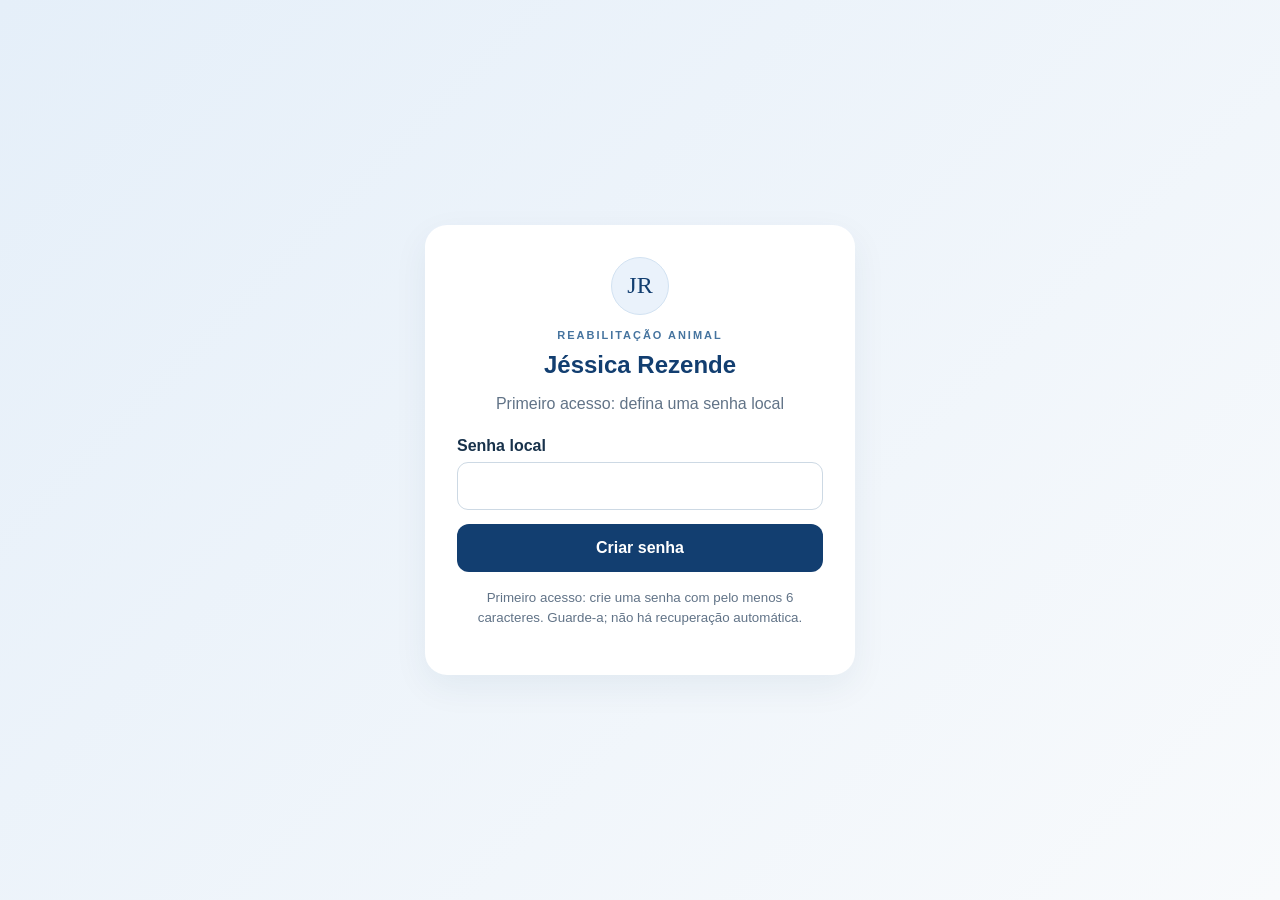
<file: index.html>
<!doctype html>
<html lang="pt-BR">
<head>
  <meta charset="utf-8"><meta name="viewport" content="width=device-width,initial-scale=1,viewport-fit=cover">
  <meta name="theme-color" content="#123e70"><title>Anamnese | Jéssica Rezende</title>
  <link rel="stylesheet" href="styles.css">
</head>
<body>
<section id="login" class="login-screen" hidden>
  <div class="login-card"><div class="brand-mark">JR</div><p class="eyebrow">REABILITAÇÃO ANIMAL</p><h1>Jéssica Rezende</h1><p id="loginHint">Acesso local ao sistema</p>
    <form id="loginForm"><label for="password">Senha local</label><input id="password" type="password" autocomplete="current-password" required minlength="6"><button class="primary wide" id="loginButton">Entrar</button></form>
    <small>Primeiro acesso: crie uma senha com pelo menos 6 caracteres. Guarde-a; não há recuperação automática.</small><p id="loginError" class="error"></p>
  </div>
</section>
<div id="app" hidden>
  <header class="topbar"><div class="brand"><div class="brand-mark small">JR</div><div><strong>Jéssica Rezende</strong><span>Reabilitação Animal</span></div></div><button id="logout" class="quiet">Sair</button></header>
  <main class="container">
    <section id="dashboard">
      <div class="hero"><div><p class="eyebrow">SISTEMA LOCAL · PROTÓTIPO</p><h1>Anamnese e avaliação<br>fisioterápica veterinária</h1><p>Registros ficam neste navegador e neste dispositivo.</p></div><button id="newRecord" class="primary">＋ Nova anamnese</button></div>
      <div class="toolbar"><input id="searchRecords" placeholder="Buscar animal ou tutor" aria-label="Buscar"><button id="addTutor" class="secondary">＋ Cadastrar tutor</button><button id="addPet" class="secondary">＋ Cadastrar animal</button></div>
      <div class="section-title"><div><p class="eyebrow">PRONTUÁRIOS</p><h2>Atendimentos recentes</h2></div><span id="recordCount" class="badge">0 fichas</span></div>
      <div id="records" class="record-list"></div>
      <details class="backup"><summary>Cadastros de tutores e animais</summary><div id="peopleManager" class="people-manager"></div></details>
      <details class="backup"><summary>Backup e restauração</summary><p>O arquivo inclui tutores, animais e fichas, inclusive assinaturas. Guarde-o em local protegido.</p><div class="actions"><button id="exportBackup" class="secondary">Exportar backup</button><label class="secondary file-button">Importar backup<input id="importBackup" type="file" accept="application/json,.json" hidden></label></div><p id="backupMessage" class="hint"></p></details>
      <p class="security-note">A senha local reduz o acesso casual, mas não criptografa os registros nem substitui a proteção do aparelho. Qualquer pessoa com acesso ao navegador/perfil pode potencialmente ler ou remover os dados.</p>
    </section>
    <section id="editor" hidden>
      <div class="editor-heading"><button id="backHome" class="quiet">← Início</button><div><p class="eyebrow">FICHA DIGITAL</p><h1 id="editorTitle">Nova anamnese</h1></div><button id="printRecord" class="secondary">Gerar PDF</button><button id="saveRecord" class="primary">Salvar ficha</button></div>
      <div class="progress-wrap"><div id="progressBar"></div></div><div id="sectionNav" class="section-nav"></div>
      <form id="recordForm"><div id="sectionContent"></div><div class="editor-footer"><button id="prevSection" type="button" class="secondary">← Anterior</button><span id="sectionCount"></span><button id="nextSection" type="button" class="primary">Próxima →</button></div>
        <div class="signature-box"><div><p class="eyebrow">CONFIRMAÇÃO DO TUTOR</p><h2>Assinatura na tela</h2><p>O tutor declara que as informações prestadas são verdadeiras.</p></div><canvas id="signature" aria-label="Área para desenhar assinatura"></canvas><div class="actions"><button id="clearSignature" type="button" class="quiet">Limpar assinatura</button><span id="sigStatus" class="hint">Assinatura opcional nesta versão</span></div></div>
      </form><div id="printDocument" hidden></div>
    </section>
  </main>
</div>
<dialog id="personDialog"><form id="personForm"><div class="dialog-head"><h2 id="personTitle">Cadastro</h2><button type="button" id="closePersonDialog" class="quiet" aria-label="Fechar">✕</button></div><div id="personFields" class="field-grid"></div><div class="actions"><button type="button" id="cancelPersonDialog" class="secondary">Cancelar</button><button id="savePerson" class="primary">Salvar</button></div></form></dialog>
<div id="toast" role="status" class="toast" hidden></div>
<script src="app.js"></script>
</body></html>
</file>
<file: styles.css>
:root{--navy:#123e70;--blue:#27639b;--pale:#eaf2fb;--ink:#18324b;--muted:#617387;--line:#d9e3ed;--paper:#fff;--bg:#f4f7fa;--green:#21745d;--shadow:0 12px 35px #143c6410;font-family:Inter,"Segoe UI",Arial,sans-serif;color:var(--ink);background:var(--bg)}*{box-sizing:border-box}body{margin:0}button,input,select,textarea{font:inherit}button,.file-button{cursor:pointer;min-height:48px;border:0;border-radius:12px;padding:0 18px;font-weight:700;transition:.15s}button:active{transform:scale(.98)}.primary{background:var(--navy);color:white}.secondary,.file-button{background:var(--pale);color:var(--navy);display:inline-flex;align-items:center;justify-content:center}.quiet{background:transparent;color:var(--blue);padding:0 12px}.wide{width:100%;margin-top:14px}.topbar{height:76px;background:#fff;border-bottom:1px solid var(--line);display:flex;align-items:center;justify-content:space-between;padding:0 max(calc((100vw - 1140px)/2),24px)}.brand{display:flex;gap:12px;align-items:center}.brand strong,.brand span{display:block}.brand span{font-size:12px;letter-spacing:.12em;color:var(--muted);margin-top:4px}.brand-mark{width:58px;height:58px;border-radius:50%;background:var(--pale);color:var(--navy);display:grid;place-items:center;font-family:Georgia,serif;font-size:24px;border:1px solid #d2e2f2}.brand-mark.small{width:42px;height:42px;font-size:18px}.container{max-width:1140px;margin:auto;padding:32px 24px 64px}.hero{display:flex;justify-content:space-between;align-items:center;gap:24px;padding:36px;border-radius:24px;background:linear-gradient(115deg,#e4effa,#fff);border:1px solid #d6e4f1}.eyebrow{color:#46749f;font-weight:800;font-size:11px;letter-spacing:.18em;margin:0 0 10px}.hero h1,.editor-heading h1{font-size:clamp(26px,4vw,38px);line-height:1.13;color:var(--navy);margin:0}.hero p:not(.eyebrow){color:var(--muted);margin-bottom:0}.hero button{white-space:nowrap}.toolbar{display:flex;gap:12px;margin:24px 0 36px}.toolbar input{flex:1}.section-title,.editor-heading{display:flex;align-items:center;justify-content:space-between;gap:14px}.section-title h2,.signature-box h2{margin:0;color:var(--navy)}.badge{border-radius:30px;background:#e6edf5;padding:8px 14px;color:#47647e;font-size:13px}.record-list{display:grid;gap:12px;margin:16px 0 34px}.record-card{background:#fff;border:1px solid var(--line);border-radius:16px;padding:18px 20px;display:flex;align-items:center;justify-content:space-between;gap:12px;box-shadow:var(--shadow)}.record-card h3{margin:0 0 6px;color:var(--navy)}.record-card p{margin:0;color:var(--muted);font-size:14px}.record-card .actions{flex-shrink:0}.empty{padding:36px;text-align:center;color:var(--muted);background:white;border:1px dashed var(--line);border-radius:18px}.backup{border-top:1px solid var(--line);padding:20px 0;color:var(--muted)}.backup summary{color:var(--navy);font-weight:700;cursor:pointer;font-size:17px}.backup p{font-size:14px}.actions{display:flex;align-items:center;gap:10px;flex-wrap:wrap}.security-note{color:#7b8794;background:#edf1f5;border-radius:12px;padding:14px;font-size:12px;line-height:1.55}.hint{font-size:13px;color:var(--muted)}.editor-heading{margin-bottom:20px}.editor-heading>div{flex:1}.editor-heading h1{font-size:28px}.progress-wrap{height:5px;background:#dce6f0;border-radius:10px;overflow:hidden}.progress-wrap div{height:100%;width:8.3%;background:#4581b9;transition:width .2s}.section-nav{display:flex;gap:8px;overflow-x:auto;padding:16px 0;scrollbar-width:thin}.section-nav button{flex:0 0 auto;min-height:42px;border:1px solid var(--line);background:white;color:var(--muted);padding:0 14px;font-size:13px}.section-nav button.active{background:var(--navy);border-color:var(--navy);color:white}.section-card{background:white;border:1px solid var(--line);border-radius:20px;padding:26px;box-shadow:var(--shadow)}.section-card h2{color:var(--navy);font-size:21px;margin:0 0 8px}.section-card .section-desc{color:var(--muted);margin:0 0 22px;font-size:14px}.field-grid{display:grid;grid-template-columns:repeat(2,minmax(0,1fr));gap:16px}.field{min-width:0}.field.full{grid-column:1/-1}.field label,.field legend{font-size:14px;font-weight:700;color:#34516d;display:block;margin:0 0 7px}.field input,.field select,.field textarea,.login-card input{width:100%;border:1px solid #cdd9e4;border-radius:11px;padding:12px 13px;background:#fff;color:var(--ink);min-height:48px;outline:none}.field input:focus,.field select:focus,.field textarea:focus{border-color:#5484b2;box-shadow:0 0 0 3px #27639b1c}.field textarea{min-height:94px;resize:vertical}.field fieldset{padding:0;border:0;margin:0}.checks{display:flex;flex-wrap:wrap;gap:9px}.check{display:inline-flex;align-items:center;gap:8px;min-height:42px;padding:7px 11px;border:1px solid var(--line);border-radius:10px;background:#fbfdff;font-size:14px}.check input{accent-color:var(--navy);width:19px;height:19px;min-height:0;margin:0}.editor-footer{display:flex;align-items:center;justify-content:space-between;padding:18px 2px;color:var(--muted);font-size:14px}.signature-box{background:white;border:1px solid var(--line);border-radius:18px;padding:22px;margin-top:10px}.signature-box p:not(.eyebrow){color:var(--muted);margin:6px 0 16px}.signature-box canvas{display:block;width:100%;height:160px;border:1px dashed #9aafc3;border-radius:12px;background:#fcfdff;touch-action:none}.dialog-head{display:flex;align-items:center;justify-content:space-between}.dialog-head h2{color:var(--navy)}dialog{width:min(620px,calc(100% - 28px));border:0;border-radius:20px;padding:22px;box-shadow:0 20px 80px #132a4360;color:var(--ink)}dialog::backdrop{background:#102a45a6}dialog .actions{justify-content:flex-end;margin-top:20px}.login-screen{position:fixed;inset:0;display:grid;place-items:center;padding:20px;background:linear-gradient(135deg,#e5eff9,#f8fafc)}.login-card{width:min(430px,100%);background:white;border-radius:22px;padding:32px;box-shadow:var(--shadow);text-align:center}.login-card .brand-mark{margin:0 auto 14px}.login-card h1{margin:0;color:var(--navy)}.login-card>p:not(.eyebrow){color:var(--muted)}.login-card form{text-align:left;margin:24px 0 16px}.login-card label{display:block;font-weight:700;margin-bottom:7px}.login-card small{display:block;color:var(--muted);line-height:1.5}.error{color:#b93838}.toast{position:fixed;bottom:24px;left:50%;transform:translateX(-50%);padding:13px 20px;background:#173d63;color:#fff;border-radius:30px;box-shadow:var(--shadow);z-index:5}.file-button input{display:none} [hidden]{display:none!important}
@media(max-width:700px){.container{padding:20px 14px 44px}.topbar{padding:0 16px;height:64px}.hero{padding:24px 20px;display:block}.hero button{margin-top:22px;width:100%}.toolbar{display:grid;grid-template-columns:1fr 1fr}.toolbar input{grid-column:1/-1}.toolbar button{padding:0 9px;font-size:13px}.record-card{align-items:flex-start;flex-direction:column}.record-card .actions{width:100%}.record-card .actions button{flex:1}.editor-heading{flex-wrap:wrap}.editor-heading>div{order:2;flex-basis:70%}.editor-heading #saveRecord{order:3;flex:1}.editor-heading #backHome{order:1}.section-card{padding:19px 15px}.field-grid{grid-template-columns:1fr}.field.full{grid-column:auto}.section-nav{margin-right:-14px;padding-right:14px}.editor-footer button{padding:0 12px}.signature-box{padding:17px}.section-title h2{font-size:20px}}
@media print{body{background:white}#app,.container,#editor{display:block!important;padding:0;margin:0;max-width:none}.topbar,#dashboard,.editor-heading,#recordForm{display:none!important}#printDocument{display:block!important;color:#173b60;font:11pt Arial,sans-serif}.print-head{text-align:center;border-bottom:2px solid #2a6092;padding:0 0 12px;margin-bottom:15px}.print-head h1{color:#123e70;font-size:20pt;margin:0 0 4px}.print-head p{margin:3px;color:#50657a}.print-section{break-inside:avoid;margin:0 0 12px;border:1px solid #d5e0ea;border-radius:8px;padding:10px}.print-section h2{font-size:12pt;color:#174e7c;margin:0 0 8px}.print-fields{display:grid;grid-template-columns:1fr 1fr;gap:7px 14px}.print-field{border-bottom:1px solid #d5e0ea;padding:2px 0;min-height:24px;overflow-wrap:anywhere}.print-field.wide{grid-column:1/-1}.print-field strong{display:block;font-size:8pt;color:#61758a;margin-bottom:2px}.print-sign{margin-top:15px;break-inside:avoid}.print-sign img{width:280px;height:90px;object-fit:contain;object-position:left center;border-bottom:1px solid #637b91}.print-sign p{font-size:9pt;color:#536a80}.print-footer{margin-top:14px;text-align:center;color:#667d93;font-size:8pt}}
.people-manager{padding:12px 0}.people-manager h3{color:var(--navy);margin:20px 0 10px}.person-card{display:flex;align-items:center;gap:14px;padding:12px 14px;background:#fff;border:1px solid var(--line);border-radius:13px;margin:8px 0}.person-card>div:first-child:not(.person-meta){flex:1}.person-card small{display:block;color:var(--muted);margin-top:4px}.person-meta{flex:1;min-width:0}.pet-thumb{width:54px;height:54px;object-fit:cover;border-radius:12px;background:var(--pale);flex-shrink:0}.pet-placeholder{display:grid;place-items:center;font-size:24px}.photo-preview{display:block;width:112px;height:112px;object-fit:cover;border-radius:14px;margin-top:10px}.field input[type=file]{padding:10px;height:auto;background:#f8fbfe} .people-manager .secondary{min-height:42px}@media(max-width:600px){.person-card{flex-wrap:wrap}.person-card button{width:100%}}
</file>
